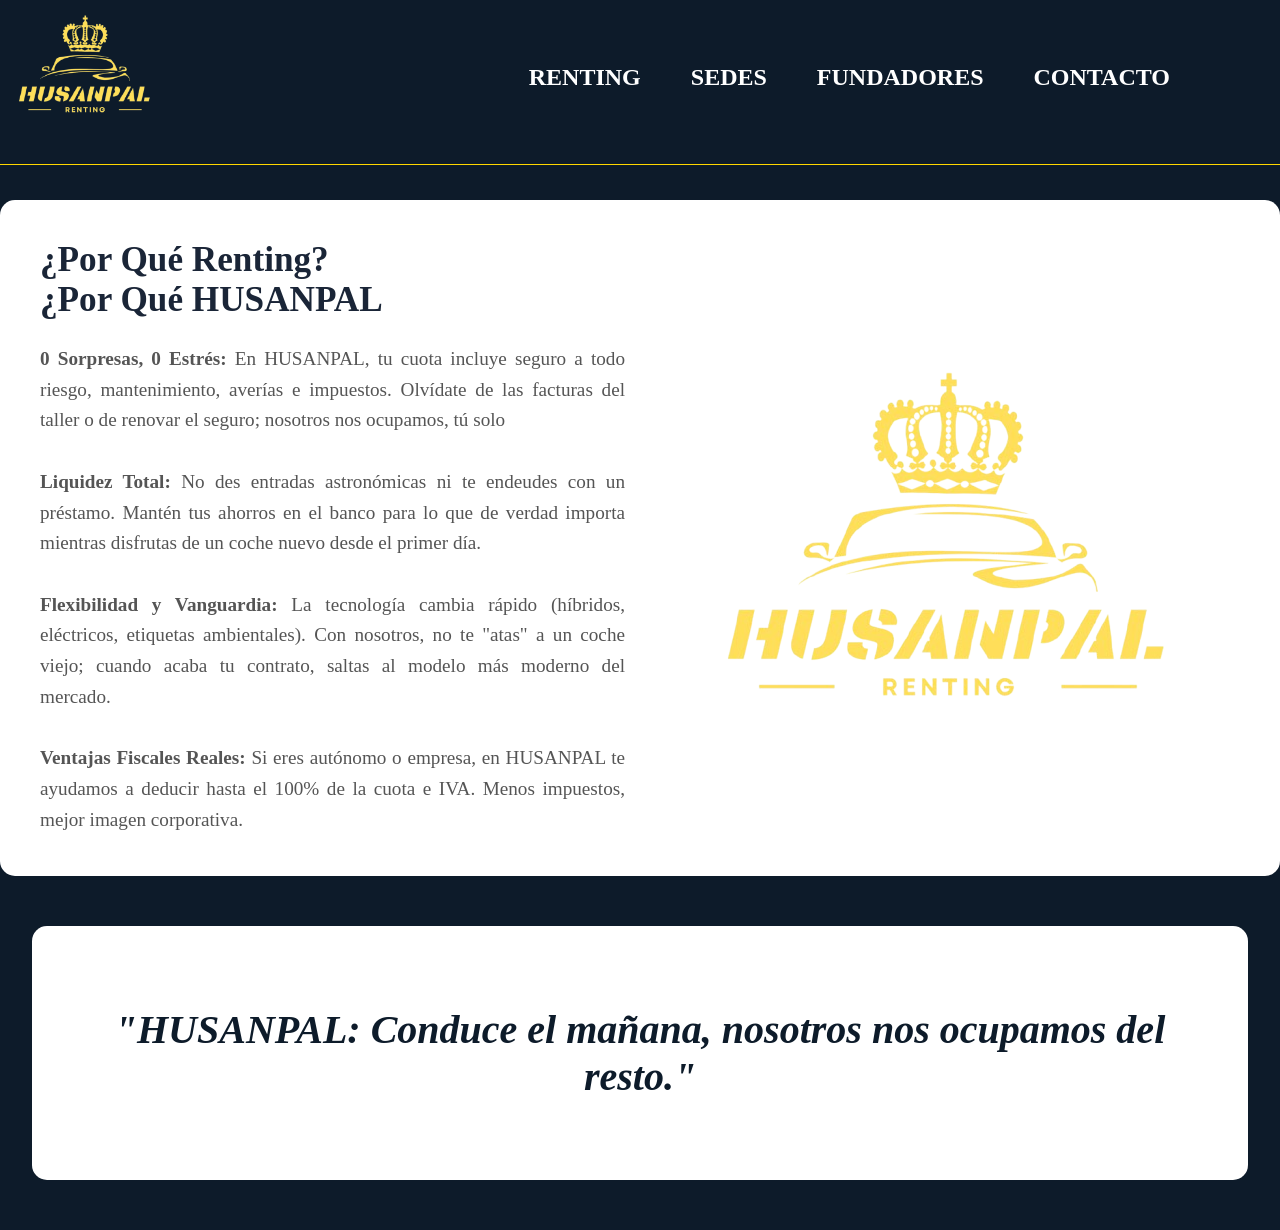
<file: webMarcas/index.html>
<!DOCTYPE html>
<html lang="en">
<head>
    <meta charset="UTF-8">
    <meta name="viewport" content="width=device-width, initial-scale=1.0">
    <title>HUSANPAL - Renting de Coches</title>
    <link rel="stylesheet" href="./style/style.css">
    <link rel="shortcut icon" href="img/logo.png" type="image/x-icon">
</head>
<body>
     <header>
        <a href="index.html"><img src="./img/logo.png" alt="logo" class="fotologo"></a>
            <ul class="navbar">
                <li><a href="./proyectos/renting.html">Renting</a></li>
                <li><a href="./proyectos/sedes.html">sedes</a></li>
                <li><a href="./proyectos/fundadores.html">Fundadores</a></li>
                <li><a href="./proyectos/contacto.html">Contacto</a></li>
            </ul>
        </header>
         <main class="indexrenting">
    <div class="contenedorrazones">
        <h1 class="h1contenedor">¿Por Qué Renting?<br>¿Por Qué HUSANPAL</h1>
        <p class="pcontenedor"><b>0 Sorpresas, 0 Estrés:</b> En HUSANPAL, tu cuota incluye seguro a todo riesgo, mantenimiento, averías e impuestos. Olvídate de las facturas del taller o de renovar el seguro; nosotros nos ocupamos, tú solo <br><br>
            <b>Liquidez Total:</b> No des entradas astronómicas ni te endeudes con un préstamo. Mantén tus ahorros en el banco para lo que de verdad importa mientras disfrutas de un coche nuevo desde el primer día. <br><br>
           <b>Flexibilidad y Vanguardia:</b>  La tecnología cambia rápido (híbridos, eléctricos, etiquetas ambientales). Con nosotros, no te "atas" a un coche viejo; cuando acaba tu contrato, saltas al modelo más moderno del mercado. <br><br>
           <b> Ventajas Fiscales Reales:</b> Si eres autónomo o empresa, en HUSANPAL te ayudamos a deducir hasta el 100% de la cuota e IVA. Menos impuestos, mejor imagen corporativa.</p>
    </div>

    <div class="image">
        <img src="./img/logo.png" alt="Programación" class="imgindex">
    </div>
</main>
<section class="seccion-slogan reveal">
    <div class="contenedor-slogan">
        <h2 class="texto-slogan">"HUSANPAL: Conduce el mañana, nosotros nos ocupamos del resto."</h2>
    </div>
</section>

<script>
    window.addEventListener('scroll', function() {
        var reveals = document.querySelectorAll('.reveal');
        for (var i = 0; i < reveals.length; i++) {
            var windowHeight = window.innerHeight;
            var revealTop = reveals[i].getBoundingClientRect().top;
            var revealPoint = 150; // Distancia para que aparezca

            if (revealTop < windowHeight - revealPoint) {
                reveals[i].classList.add('active');
            }
        }
    });
</script>
</body>
</html>
</file>
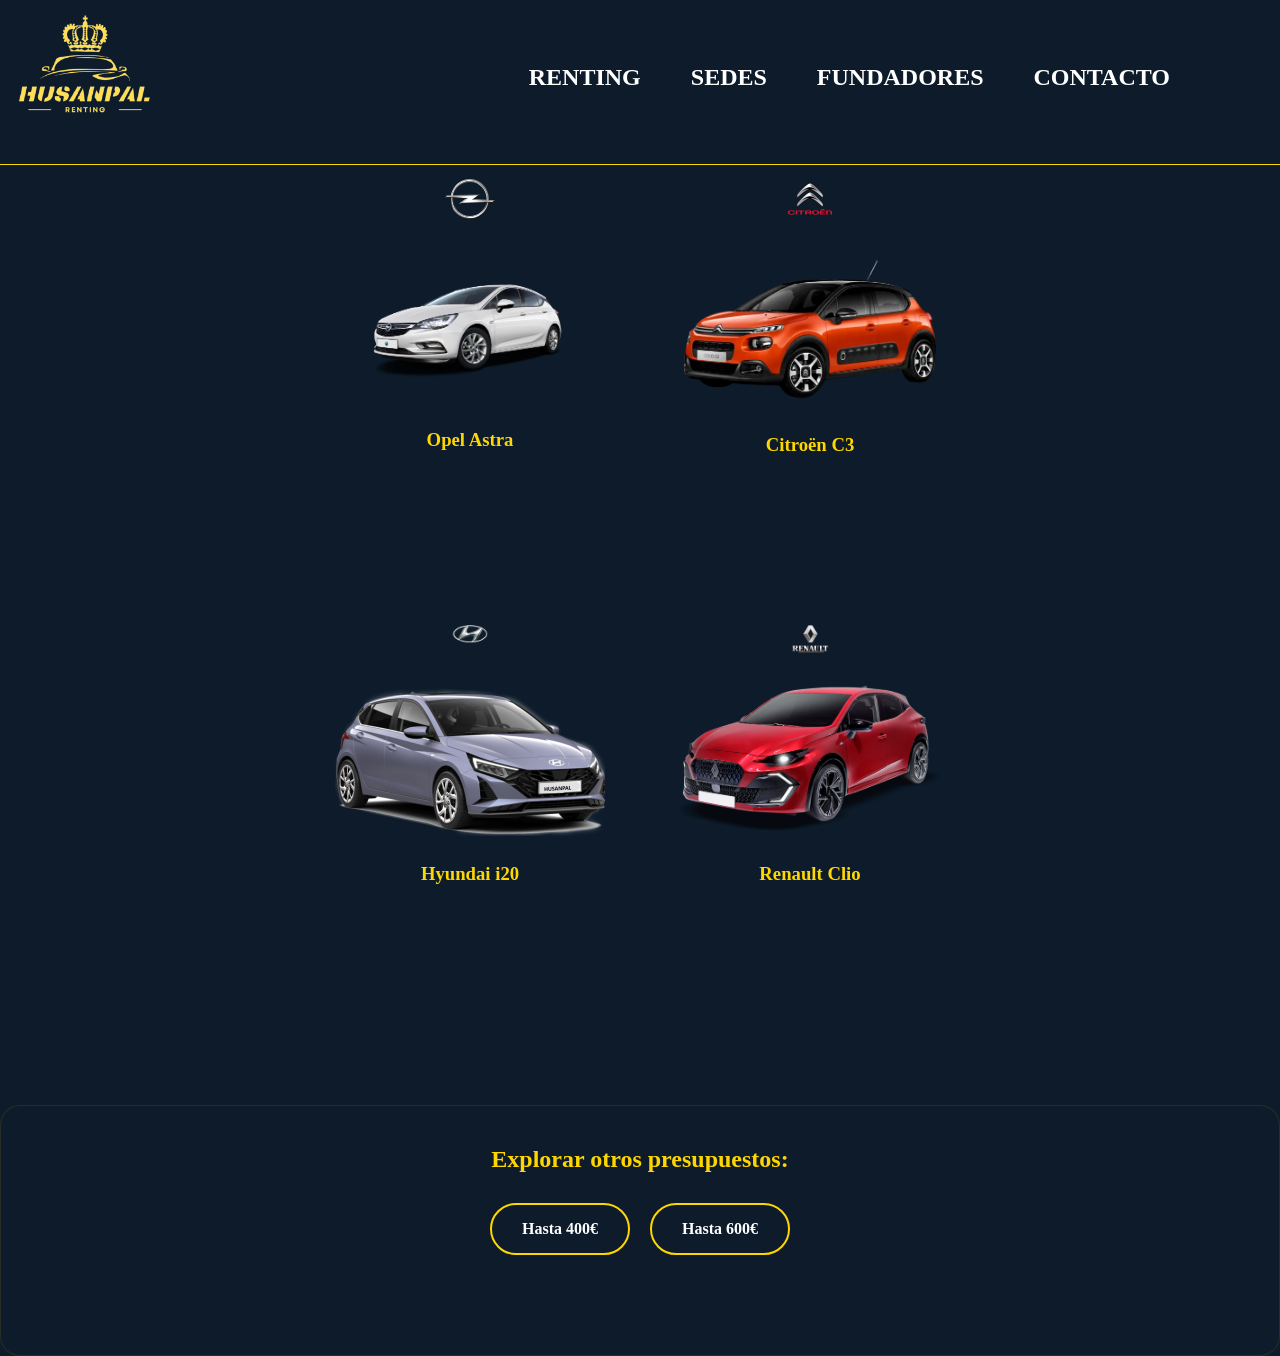
<file: webMarcas/proyectos/200.html>
<!DOCTYPE html>
<html lang="en">
<head>
    <meta charset="UTF-8">
    <meta name="viewport" content="width=device-width, initial-scale=1.0">
    <title>HUSANPAL - 200€</title>
    <link rel="stylesheet" href="../style/style.css">
    <link rel="shortcut icon" href="../img/logo.png" type="image/x-icon">
</head>
<body>
     <header>
        <a href="../index.html"><img src="../img/logo.png" alt="logo" class="fotologo"></a>
            <ul class="navbar">
                <li><a href="../proyectos/renting.html">Renting</a></li>
                <li><a href="../proyectos/sedes.html">sedes</a></li>
                <li><a href="../proyectos/fundadores.html">Fundadores</a></li>
                <li><a href="../proyectos/contacto.html">Contacto</a></li>
            </ul>
        </header>
        <!-- pagina 200€ -->
       <div class="main-wrapper">

    <h1 class="h1renting">Nuestros coches por 200€ al mes</h1>

    <div class="contenedor-flex">
        <div class="card">
            <div class="face front">
                <img src="../img/opel.svg" class="logo-card" alt="Logo">
                <img src="../img/opel-astra.png" class="coche-card" alt="Coche">
                <h3 class="h3renting">Opel Astra</h3>
            </div>
            <div class="face back">
                <h3>Características</h3>
                <p class="prenting">Motor: 1.2 Turbo L3<br>
                   Potencia: 130 CV<br>
                   Consumo: 5.4 L/100km<br>
                   Tracción: Delantera</p>
                <div class="link">
                    <a href="contacto.html" class="linkcontacto">Contactar</a>
                </div>
            </div>
        </div>

        <div class="card">
            <div class="face front">
                <img src="../img/citroen-logo.png" class="logo-card" alt="Logo">
                <img src="../img/citroen ce.webp" class="coche-card" alt="Coche">
                <h3 class="h3renting">Citroën C3</h3>
            </div>
            <div class="face back">
                <h3>Características</h3>
                <p class="prenting">Motor: 1.2 PureTech L3<br>
                   Potencia: 110 CV<br>
                   Consumo: 5.5 L/100km<br>
                   Tracción: Delantera</p>
                <div class="link">
                    <a href="contacto.html" class="linkcontacto">Contactar</a>
                </div>
            </div>
        </div>

        <div class="card">
            <div class="face front">
                <img src="../img/hyundai.png" class="logo-card" alt="Logo">
                <img src="../img/hyundai i20.png" class="coche-card" alt="Coche">
                <h3 class="h3renting">Hyundai i20</h3>
            </div>
            <div class="face back">
                <h3>Características</h3>
                <p class="prenting">Motor: 1.0 T-GDi MHEV<br>
                   Potencia: 100 CV<br>
                   Consumo: 5.1 L/100km<br>
                   Tracción: Delantera</p>
                <div class="link">
                    <a href="contacto.html" class="linkcontacto">Contactar</a>
                </div>
            </div>
        </div>

        <div class="card">
            <div class="face front">
                <img src="../img/renault.png" class="logo-card" alt="Logo">
                <img src="../img/renault clio.png" class="coche-card" alt="Coche">
                <h3 class="h3renting">Renault Clio</h3>
            </div>
            <div class="face back">
                <h3>Características</h3>
                <p class="prenting">Motor: 1.6 E-Tech Hybrid<br>
                   Potencia: 145 CV<br>
                   Consumo: 4.2 L/100km<br>
                   Tracción: Delantera</p>
                <div class="link">
                    <a href="contacto.html" class="linkcontacto">Contactar</a>
                </div>
            </div>
        </div>
    </div>
</div>
<div class="seccion-presupuesto">
    <h2 class="h2renting">Explorar otros presupuestos:</h2>
    <div class="contenedor-botones">
        <a href="400.html" class="boton-precio">Hasta 400€</a>
        <a href="600.html" class="boton-precio">Hasta 600€</a>
    </div>
</body>
</html>
</file>
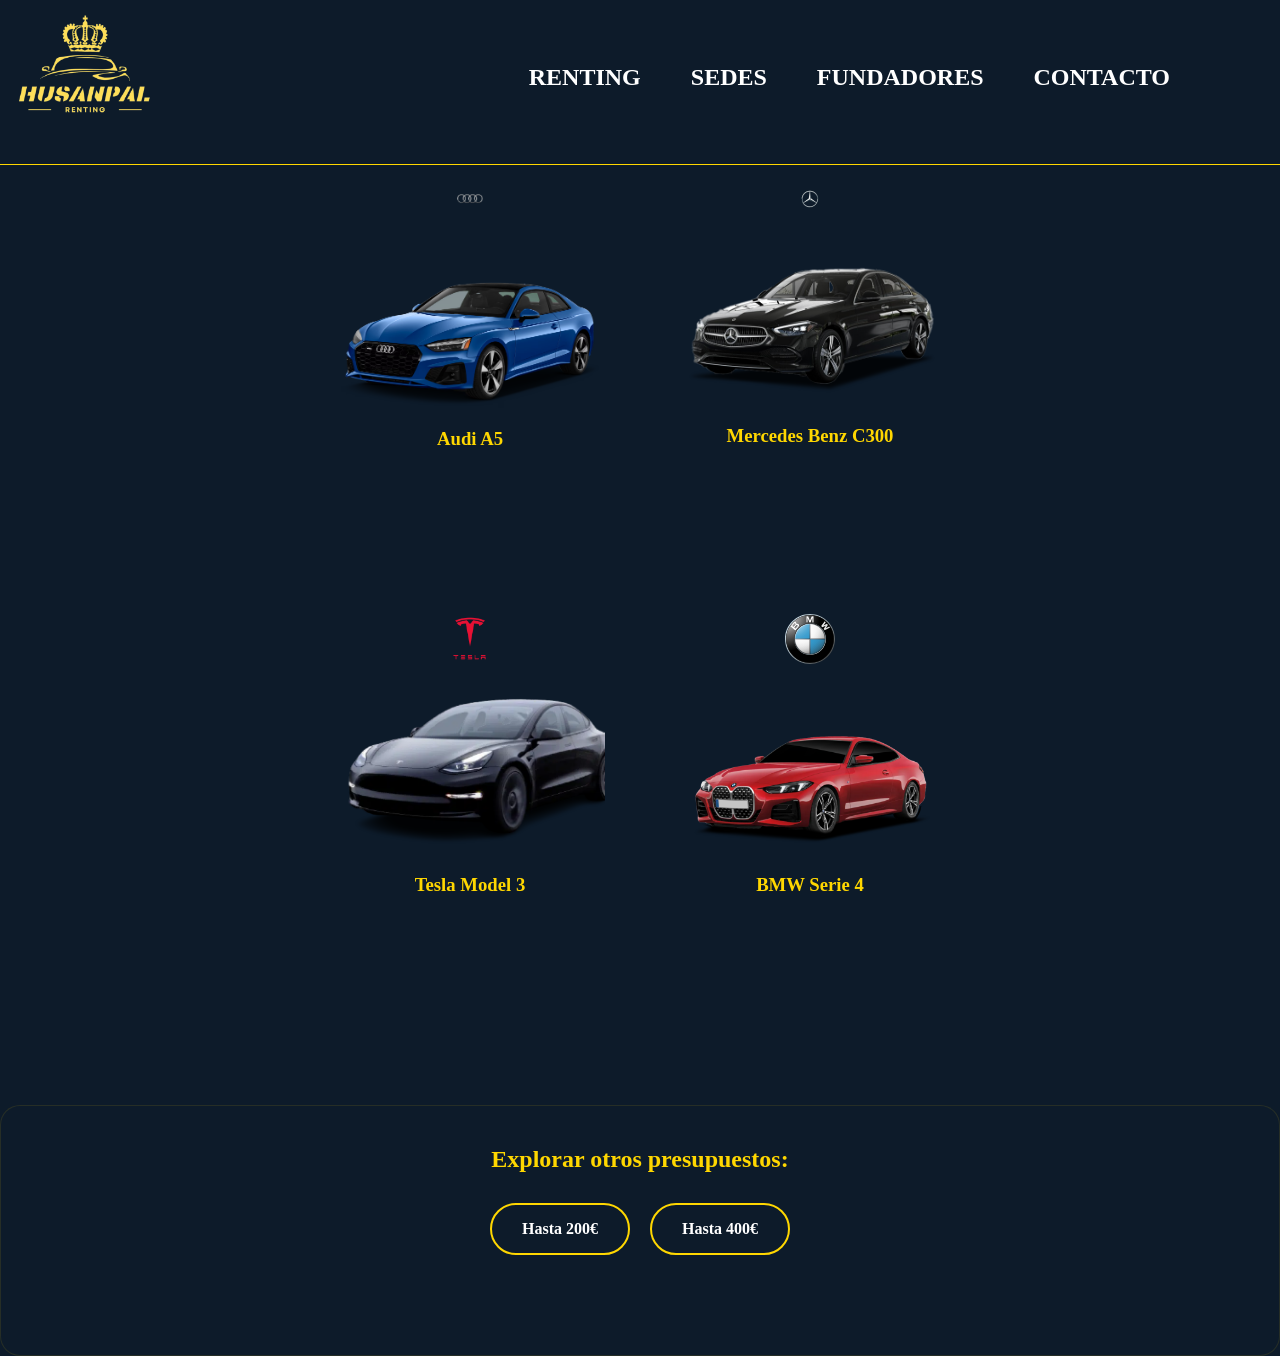
<file: webMarcas/proyectos/600.html>
<!DOCTYPE html>
<html lang="en">
<head>
    <meta charset="UTF-8">
    <meta name="viewport" content="width=device-width, initial-scale=1.0">
    <title>HUSANPAL - 600€</title>
    <link rel="stylesheet" href="../style/style.css">
    <link rel="shortcut icon" href="../img/logo.png" type="image/x-icon">
</head>
<body>
     <header>
        <a href="../index.html"><img src="../img/logo.png" alt="logo" class="fotologo"></a>
            <ul class="navbar">
                <li><a href="../proyectos/renting.html">Renting</a></li>
                <li><a href="../proyectos/sedes.html">sedes</a></li>
                <li><a href="../proyectos/fundadores.html">Fundadores</a></li>
                <li><a href="../proyectos/contacto.html">Contacto</a></li>
            </ul>
        </header>

<h1 class="h1renting">Nuestros coches por 600€ al mes</h1>

    <div class="contenedor-flex">
        <div class="card">
            <div class="face front">
                <img src="../img/audi.png" class="logo-card" alt="Logo">
                <img src="../img/audi-a5.avif" class="coche-card" alt="Coche">
                <h3 class="h3renting">Audi A5</h3>
            </div>
            <div class="face back">
                <h3>Características</h3>
                <p class="prenting">Motor: 2.0 TFSI Turbo<br>
                   Potencia: 265 CV<br>
                   Consumo: 6.9 L/100km<br>
                   Tracción: Total (quattro)</p>
                <div class="link">
                    <a href="contacto.html" class="linkcontacto">Contactar</a>
                </div>
            </div>
        </div>

        <div class="card">
            <div class="face front">
                <img src="../img/mercedes_logos_PNG1.png" class="logo-card" alt="Logo">
                <img src="../img/mercedes-clase-c.png" class="coche-card" alt="Coche">
                <h3 class="h3renting">Mercedes Benz C300</h3>
            </div>
            <div class="face back">
                <h3>Características</h3>
                <p class="prenting">Motor: 2.0 Turbo L4<br>
                   Potencia: 258 CV<br>
                   Consumo: 6.7 L/100km<br>
                   Tracción: Trasera</p>
                <div class="link">
                    <a href="contacto.html" class="linkcontacto">Contactar</a>
                </div>
            </div>
        </div>

        <div class="card">
            <div class="face front">
                <img src="../img/Tesla.png" class="logo-card" alt="Logo">
                <img src="../img/Model3.webp" class="coche-card" alt="Coche">
                <h3 class="h3renting">Tesla Model 3</h3>
            </div>
            <div class="face back">
                <h3>Características</h3>
                <p class="prenting">Motor: Eléctrico Dual Motor<br>
                   Potencia:  283 CV<br>
                   Autonomía: 513 km<br>
                   Tracción: Trasera</p>
                <div class="link">
                    <a href="contacto.html" class="linkcontacto">Contactar</a>
                </div>
            </div>
        </div>

        <div class="card">
            <div class="face front">
                <img src="../img/bmw-7.svg" class="logo-card" alt="Logo">
                <img src="../img/bmw-serie-4.png" class="coche-card" alt="Coche">
                <h3 class="h3renting">BMW Serie 4</h3>
            </div>
            <div class="face back">
                <h3>Características</h3>
                <p class="prenting">Motor: 2.0 TwinPower Turbo<br>
                   Potencia: 245 CV<br>
                   Consumo:  6.6L/100km<br>
                   Tracción: Trasera</p>
                <div class="link">
                    <a href="contacto.html" class="linkcontacto">Contactar</a>
                </div>
            </div>
        </div>
    </div>
</div>
<div class="seccion-presupuesto">
    <h2 class="h2renting">Explorar otros presupuestos:</h2>
    <div class="contenedor-botones">
        <a href="200.html" class="boton-precio">Hasta 200€</a>
        <a href="400.html" class="boton-precio">Hasta 400€</a>
    </div>

</body>
</html>
</file>
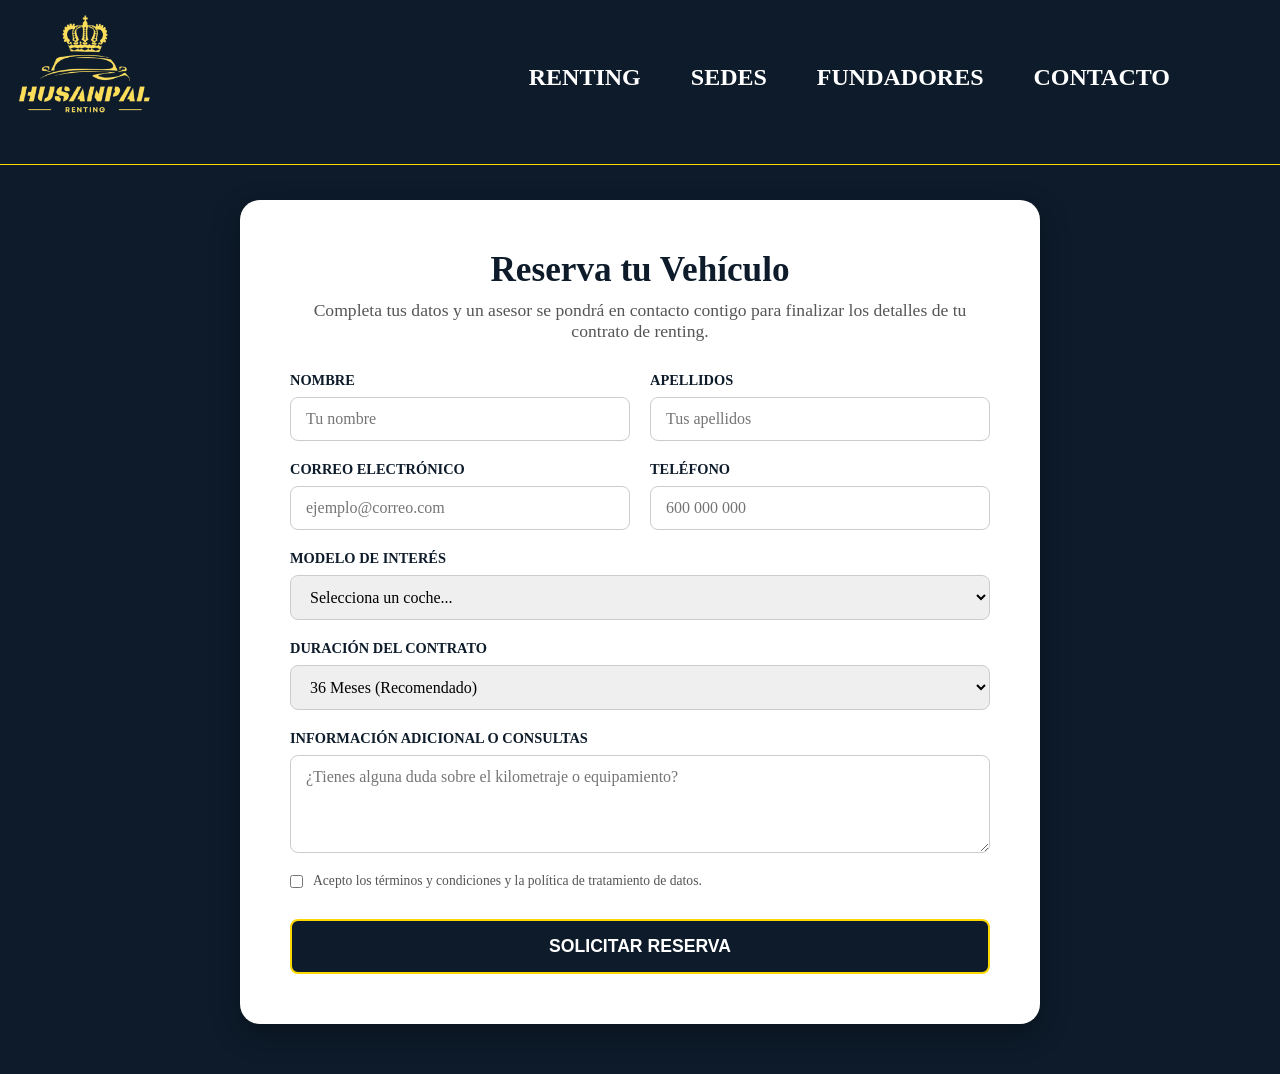
<file: webMarcas/proyectos/contacto.html>
<!DOCTYPE html>
<html lang="en">
<head>
    <meta charset="UTF-8">
    <meta name="viewport" content="width=device-width, initial-scale=1.0">
    <title>HUSANPAL - Reserva tu Renting</title>
    <link rel="stylesheet" href="../style/style.css">
    <link rel="shortcut icon" href="../img/logo.png" type="image/x-icon">
</head>
<body>
     <header>
        <a href="../index.html"><img src="../img/logo.png" alt="logo" class="fotologo"></a>
            <ul class="navbar">
                <li><a href="../proyectos/renting.html">Renting</a></li>
                <li><a href="../proyectos/sedes.html">sedes</a></li>
                <li><a href="../proyectos/fundadores.html">Fundadores</a></li>
                <li><a href="../proyectos/contacto.html">Contacto</a></li>
            </ul>
        </header>

    <main class="contacto-container">
        <section class="form-reserva-seccion">
            <div class="form-texto-encabezado">
                <h1 class="form-titulo">Reserva tu Vehículo</h1>
                <p class="form-subtitulo">Completa tus datos y un asesor se pondrá en contacto contigo para finalizar los detalles de tu contrato de renting.</p>
            </div>

            <form action="mailto:husanpal@husanpal.es" method="POST" class="form-reserva">
                <div class="form-grupo-fila">
                    <div class="form-campo">
                        <label for="nombre">Nombre</label>
                        <input type="text" id="nombre" name="nombre" placeholder="Tu nombre" required>
                    </div>
                    <div class="form-campo">
                        <label for="apellidos">Apellidos</label>
                        <input type="text" id="apellidos" name="apellidos" placeholder="Tus apellidos" required>
                    </div>
                </div>

                <div class="form-grupo-fila">
                    <div class="form-campo">
                        <label for="email">Correo Electrónico</label>
                        <input type="email" id="email" name="email" placeholder="ejemplo@correo.com" required>
                    </div>
                    <div class="form-campo">
                        <label for="telefono">Teléfono</label>
                        <input type="tel" id="telefono" name="telefono" placeholder="600 000 000" required>
                    </div>
                </div>

                <div class="form-campo">
                    <label for="coche">Modelo de Interés</label>
                    <select id="coche" name="coche" required>
                        <option value="" disabled selected>Selecciona un coche...</option>
                        <option value="200€">Opel Astra</option>
                        <option value="200€">Citroen C3</option>
                        <option value="200€">Hyundai I20</option>
                        <option value="200€">Renault Clio</option>

                        <option value="400€">Toyota Corolla</option>
                        <option value="400€">Ford Mondeo</option>
                        <option value="400€">Nissan Sentra</option>
                        <option value="400€">Volkswagen Golf GTI Mk8</option>

                        <option value="600€">Audi A5</option>
                        <option value="600€">Mercedes Benz C300</option>
                        <option value="600€">Tesla Model 3</option>
                        <option value="600€">BMW Serie 4</option>
                    </select>
                </div>

                <div class="form-campo">
                    <label for="duracion">Duración del Contrato</label>
                    <select id="duracion" name="duracion" required>
                        <option value="24">24 Meses</option>
                        <option value="36" selected>36 Meses (Recomendado)</option>
                        <option value="48">48 Meses</option>
                        <option value="60">60 Meses</option>
                    </select>
                </div>

                <div class="form-campo">
                    <label for="mensaje">Información Adicional o Consultas</label>
                    <textarea id="mensaje" name="mensaje" rows="4" placeholder="¿Tienes alguna duda sobre el kilometraje o equipamiento?"></textarea>
                </div>

                <div class="form-checkbox">
                    <input type="checkbox" id="privacidad" required>
                    <label for="privacidad">Acepto los términos y condiciones y la política de tratamiento de datos.</label>
                </div>

                <button type="submit" class="form-boton">SOLICITAR RESERVA</button>
            </form>
        </section>
    </main>
</body>
</html>
</file>
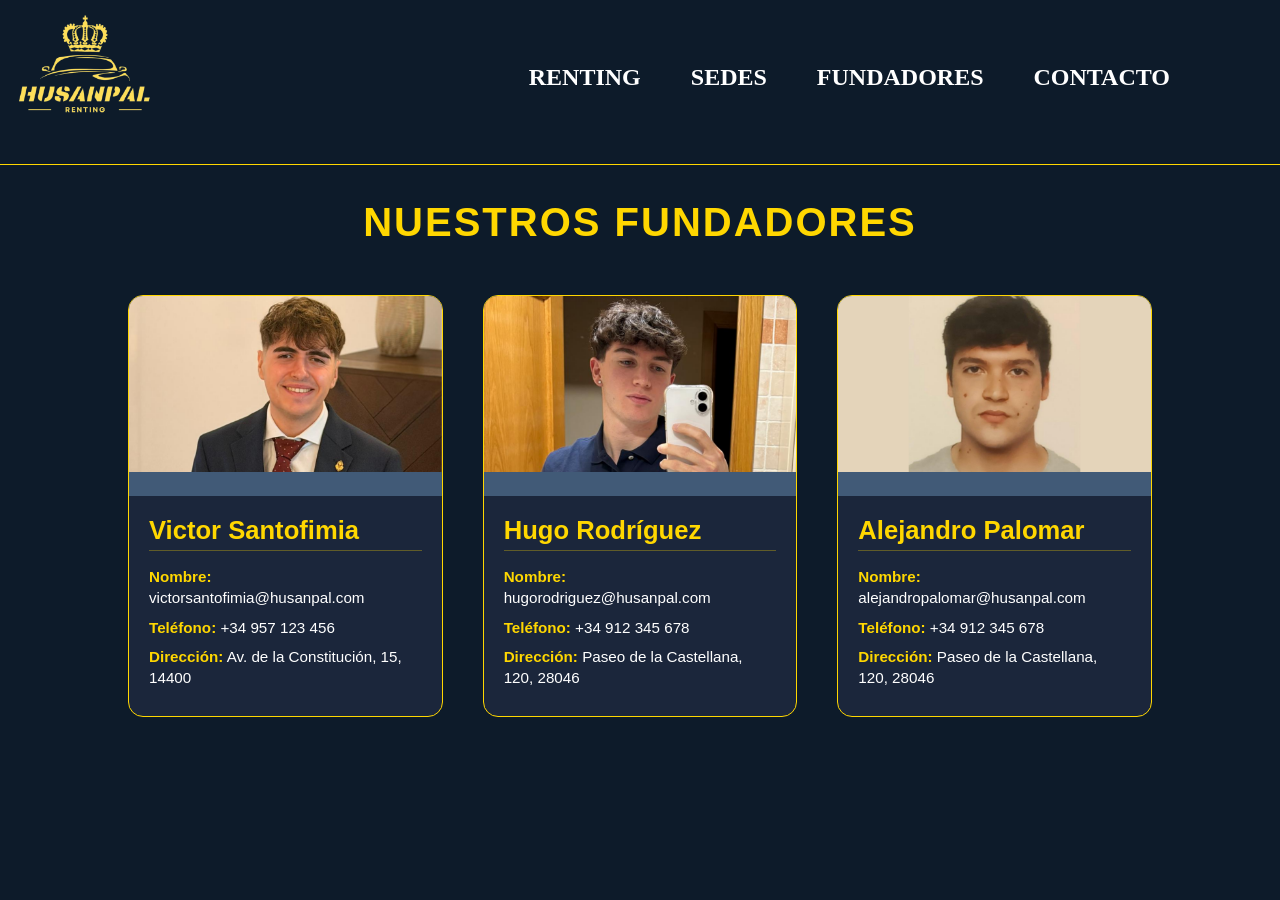
<file: webMarcas/proyectos/fundadores.html>
<!DOCTYPE html>
<html lang="en">
<head>
    <meta charset="UTF-8">
    <meta name="viewport" content="width=device-width, initial-scale=1.0">
    <title>HUSANPAL - Fundadores</title>
    <link rel="stylesheet" href="../style/style.css">
    <link rel="shortcut icon" href="../img/logo.png" type="image/x-icon">
</head>
<body>
     <header>
        <a href="../index.html"><img src="../img/logo.png" alt="logo" class="fotologo"></a>
            <ul class="navbar">
                <li><a href="../proyectos/renting.html">Renting</a></li>
                <li><a href="../proyectos/sedes.html">sedes</a></li>
                <li><a href="../proyectos/fundadores.html">Fundadores</a></li>
                <li><a href="../proyectos/contacto.html">Contacto</a></li>
            </ul>
        </header>

        <!-- parte de fundadores -->

    <main class="contenedor-sedes">
    <h1 class="titulo-seccion">Nuestros Fundadores</h1>

    <div class="grid-sedes">

        <section class="sede-card">
            <div class="foto-sede">
               <a href="https://victorsantofimia.github.io/LandingPage_VictorSantofimia/index.html" target="_blank"><img src="../img/victor.png" alt="" class="imgfundadores"></a>
            </div>
            <div class="info-sede">
                <h2 class="h2sedes">Victor Santofimia</h2>
                <p class="psedes"><strong class="strongsedes">Nombre:</strong> victorsantofimia@husanpal.com</p>
                <p class="psedes"><strong class="strongsedes">Teléfono:</strong> +34 957 123 456</p>
                <p class="psedes"><strong class="strongsedes">Dirección:</strong> Av. de la Constitución, 15, 14400</p>
            </div>
        </section>

        <section class="sede-card">
            <div class="foto-sede">
               <a href="https://hugorodriguez01.github.io/repositoriohtml/landingPage/" target="_blank"><img src="../img/hugo.png" alt="" class="imgfundadores"></a>
            </div>
            <div class="info-sede">
                <h2 class="h2sedes">Hugo Rodríguez</h2>
                <p class="psedes"><strong class="strongsedes">Nombre:</strong> hugorodriguez@husanpal.com</p>
                <p class="psedes"><strong class="strongsedes">Teléfono:</strong> +34 912 345 678</p>
                <p class="psedes"><strong class="strongsedes">Dirección:</strong> Paseo de la Castellana, 120, 28046</p>
            </div>
        </section>

       <section class="sede-card">
            <div class="foto-sede">
                 <a href="https://alexpalomar-design.github.io/landing-page-Alejandro-Palomar/" target="_blank"><img src="../img/palomar.png" alt="" class="imgfundadores"></a>
            </div>
            <div class="info-sede">
                <h2 class="h2sedes">Alejandro Palomar</h2>
                <p class="psedes"><strong class="strongsedes">Nombre:</strong> alejandropalomar@husanpal.com</p>
                <p class="psedes"><strong class="strongsedes">Teléfono:</strong> +34 912 345 678</p>
                <p class="psedes"><strong class="strongsedes">Dirección:</strong> Paseo de la Castellana, 120, 28046</p>
            </div>
        </section>
    </div>
</main>
    </body>
</html>
</file>
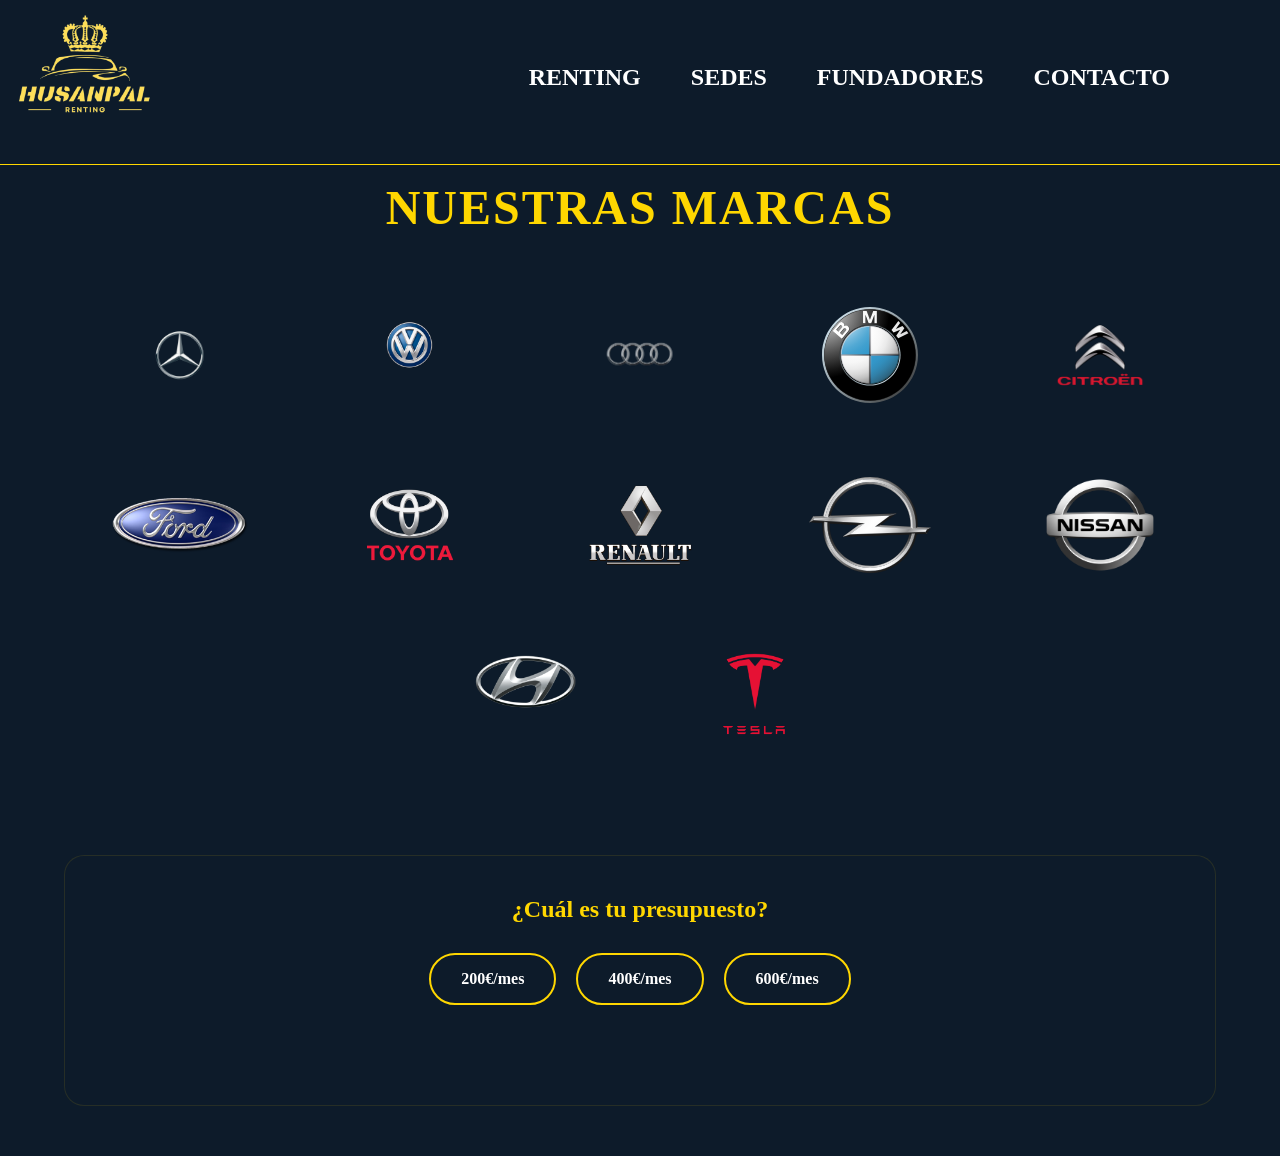
<file: webMarcas/proyectos/renting.html>
<!DOCTYPE html>
<html lang="en">
<head>
    <meta charset="UTF-8">
    <meta name="viewport" content="width=device-width, initial-scale=1.0">
    <title>HUSANPAL - Nuestras Marcas</title>
    <link rel="stylesheet" href="../style/style.css">
    <link rel="shortcut icon" href="../img/logo.png" type="image/x-icon">
</head>
<body>
     <header>
        <a href="../index.html"><img src="../img/logo.png" alt="logo" class="fotologo"></a>
            <ul class="navbar">
                <li><a href="../proyectos/renting.html">Renting</a></li>
                <li><a href="../proyectos/sedes.html">sedes</a></li>
                <li><a href="../proyectos/fundadores.html">Fundadores</a></li>
                <li><a href="../proyectos/contacto.html">Contacto</a></li>
            </ul>
        </header>
<!-- pagina renting -->
    <main class="contenedor-marcas">
        <h1 class="h1renting">Nuestras marcas</h1>
        
        <div class="grid-logos">
            <a class="logosrenting" href="600.html"><img src="../img/mercedes_logos_PNG1.png" alt="Mercedes"></a>
            <a class="logosrenting" href="400.html"><img src="../img/vw.png" alt="VW"></a>
            <a class="logosrenting" href="600.html"><img src="../img/audi.png" alt="Audi"></a>
            <a class="logosrenting" href="600.html"><img src="../img/bmw-7.svg" alt="BMW"></a>
            <a class="logosrenting" href="200.html"><img src="../img/citroen-logo.png" alt="Citroen"></a>
            <a class="logosrenting" href="400.html"><img src="../img/ford.png" alt="Ford"></a>
            <a class="logosrenting" href="400.html"><img src="../img/toyota.png" alt="Toyota"></a>
            <a class="logosrenting" href="200.html"><img src="../img/renault.png" alt="Renault"></a>
            <a class="logosrenting" href="200.html"><img src="../img/opel.svg" alt="Opel"></a>
            <a class="logosrenting" href="400.html"><img src="../img/nissan.png" alt="Nissan"></a>
            <a class="logosrenting" href="200.html"><img src="../img/hyundai.png" alt="Hyundai"></a>
            <a class="logosrenting" href="600.html"><img src="../img/Tesla.png" alt="Tesla"></a>
        </div>

        <section class="seccion-presupuesto">
            <h2 class="h2renting">¿Cuál es tu presupuesto?</h2>
            <div class="contenedor-botones">
                <a href="200.html" class="boton-precio">200€/mes</a>
                <a href="400.html" class="boton-precio">400€/mes</a>
                <a href="600.html" class="boton-precio">600€/mes</a>
            </div>
        </section>
    </main>
</body>
</html>
</file>
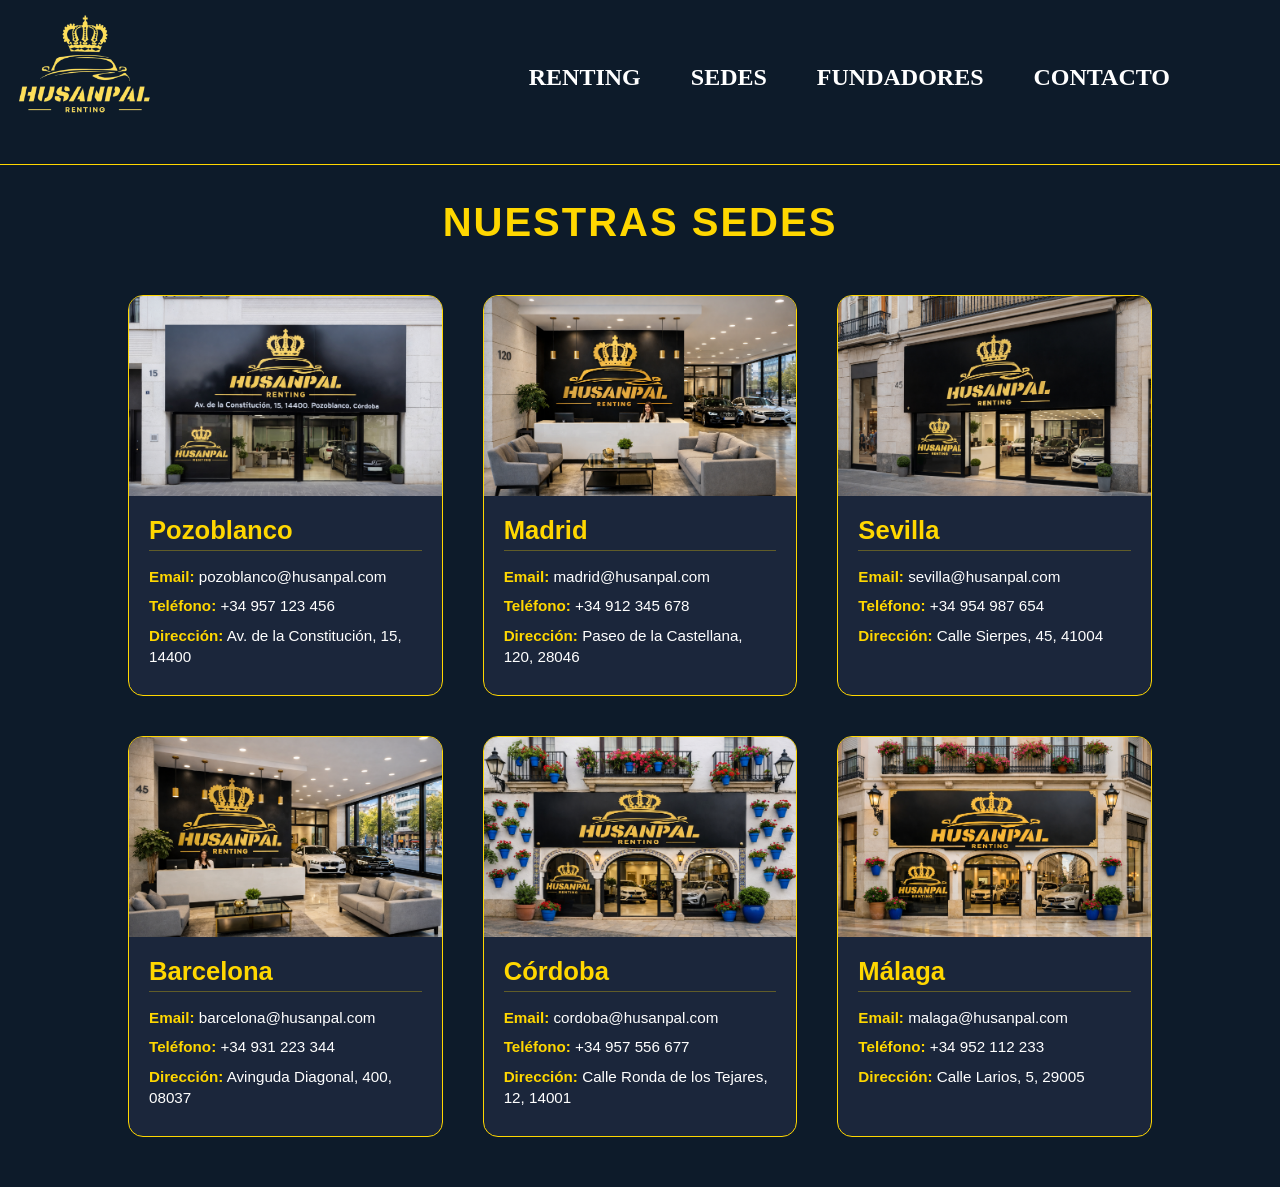
<file: webMarcas/proyectos/sedes.html>
<!DOCTYPE html>
<html lang="en">
<head>
    <meta charset="UTF-8">
    <meta name="viewport" content="width=device-width, initial-scale=1.0">
    <title>HUSANPAL - Sedes</title>
    <link rel="stylesheet" href="../style/style.css">
    <link rel="shortcut icon" href="../img/logo.png" type="image/x-icon">
</head>
<body>
     <header>
        <a href="../index.html"><img src="../img/logo.png" alt="logo" class="fotologo"></a>
            <ul class="navbar">
                <li><a href="../proyectos/renting.html">Renting</a></li>
                <li><a href="../proyectos/sedes.html">sedes</a></li>
                <li><a href="../proyectos/fundadores.html">Fundadores</a></li>
                <li><a href="../proyectos/contacto.html">Contacto</a></li>
            </ul>
        </header>

        <!-- parte de sedes -->

    <main class="contenedor-sedes">
    <h1 class="titulo-seccion">Nuestras Sedes</h1>

    <div class="grid-sedes">
        <section class="sede-card">
            <div class="foto-sede">
                <img src="../img/husanpalpozoblanco.png" alt="Sede Pozoblanco" class="imgsedes">
            </div>
            <div class="info-sede">
                <h2 class="h2sedes">Pozoblanco</h2>
                <p class="psedes"><strong class="strongsedes">Email:</strong> pozoblanco@husanpal.com</p>
                <p class="psedes"><strong class="strongsedes">Teléfono:</strong> +34 957 123 456</p>
                <p class="psedes"><strong class="strongsedes">Dirección:</strong> Av. de la Constitución, 15, 14400</p>
            </div>
        </section>

        <section class="sede-card">
            <div class="foto-sede">
                <img src="../img/husanpalmadrid.png" alt="Sede Madrid" class="imgsedes">
            </div>
            <div class="info-sede">
                <h2 class="h2sedes">Madrid</h2>
                <p class="psedes"><strong class="strongsedes">Email:</strong> madrid@husanpal.com</p>
                <p class="psedes"><strong class="strongsedes">Teléfono:</strong> +34 912 345 678</p>
                <p class="psedes"><strong class="strongsedes">Dirección:</strong> Paseo de la Castellana, 120, 28046</p>
            </div>
        </section>

        <section class="sede-card">
            <div class="foto-sede">
                <img src="../img/husanpalsevilla.png" alt="Sede Sevilla" class="imgsedes">
            </div>
            <div class="info-sede">
                <h2 class="h2sedes">Sevilla</h2>
                <p class="psedes"><strong class="strongsedes">Email:</strong> sevilla@husanpal.com</p>
                <p class="psedes"><strong class="strongsedes">Teléfono:</strong> +34 954 987 654</p>
                <p class="psedes"><strong class="strongsedes">Dirección:</strong> Calle Sierpes, 45, 41004</p>
            </div>
        </section>

        <section class="sede-card">
            <div class="foto-sede">
                <img src="../img/husanpalbarcelona.png" alt="Sede Barcelona" class="imgsedes">
            </div>
            <div class="info-sede">
                <h2 class="h2sedes">Barcelona</h2>
                <p class="psedes"><strong class="strongsedes">Email:</strong> barcelona@husanpal.com</p>
                <p class="psedes"><strong class="strongsedes">Teléfono:</strong> +34 931 223 344</p>
                <p class="psedes"><strong class="strongsedes">Dirección:</strong> Avinguda Diagonal, 400, 08037</p>
            </div>
        </section>

        <section class="sede-card">
            <div class="foto-sede">
                <img src="../img/husanpalcordoba.png" alt="Sede Córdoba" class="imgsedes">
            </div>
            <div class="info-sede">
                <h2 class="h2sedes">Córdoba</h2>
                <p class="psedes"><strong class="strongsedes">Email:</strong> cordoba@husanpal.com</p>
                <p class="psedes"><strong class="strongsedes">Teléfono:</strong> +34 957 556 677</p>
                <p class="psedes"><strong class="strongsedes">Dirección:</strong> Calle Ronda de los Tejares, 12, 14001</p>
            </div>
        </section>

        <section class="sede-card">
            <div class="foto-sede">
                <img src="../img/husanpalmalaga.png" alt="Sede Málaga" class="imgsedes">
            </div>
            <div class="info-sede">
                <h2 class="h2sedes">Málaga</h2>
                <p class="psedes"><strong class="strongsedes">Email:</strong> malaga@husanpal.com</p>
                <p class="psedes"><strong class="strongsedes">Teléfono:</strong> +34 952 112 233</p>
                <p class="psedes"><strong class="strongsedes">Dirección:</strong> Calle Larios, 5, 29005</p>
            </div>
        </section>
    </div>
</main>
    </body>
</html>
</file>
<file: webMarcas/style/style.css>
*{
    margin: 0px;
    padding: 0px;
    box-sizing: border-box;
}
body{
    background-color: #0D1B2A;
}
.fotologo{
    width: 150px;
    margin-top: -30px;
    margin-left: -90px;
}
header {
    position: fixed; /* Cambiado de absolute a fixed */
    top: 0;
    left: 0;
    width: 100%;
    padding: 20px 100px;
    display: flex;
    justify-content: space-between;
    align-items: center;
    border-bottom: solid gold 0.5px;
    background-color: #0D1B2A; /* Añadimos fondo para que no se vea transparente al hacer scroll */
    z-index: 1000; /* Asegura que el menú siempre esté por encima de todo */
}
header .logo{
    color: white;
    font-size: 1.5em;
    text-decoration: none;
    text-transform: uppercase;
    background: rgb(137, 66, 188);
    border-radius: 5px;
    padding: 0 10px;
    font-weight: 600;
}
header .logo:hover{
    color: rgb(137, 66, 188);
    background: white;
    transition: 1s;
}
header .navbar{
    position: relative;
    display: flex;
}
header .navbar li{
    list-style: none;
    margin-left: 30px;
    margin-top: -10px;
}
header .navbar li a{
    text-decoration: none;
    color: white;
    font-weight: 600;
    padding: 10px;
    transition: 0.3s;
    font-size: 1.5em;
    text-transform: uppercase;
}
header .navbar li a:hover{
    border-bottom: 3px solid gold;
    padding: 2px;
}
/*-----------------------------*/
.indexrenting {
    background-color: white;
    width: 100%;
    min-height: 70vh; 
    display: flex; 
    align-items: center; 
    justify-content: space-between; 
    padding: 40px;
    border-radius: 15px;
    margin-top: 200px; 
    overflow: hidden; 
}
.contenedorrazones {
    flex: 1; /* Ocupa el espacio disponible */
    padding-right: 30px;
    display: flex;
    flex-direction: column; /* Apila el H1 y el P uno sobre otro */
    justify-content: center;
}
.contenedorrazones .h1contenedor {
    font-size: 2.2rem;
    color: #1a2537; 
    text-align: left; 
    margin-bottom: 1.5rem;
    font-weight: 800;
}
.contenedorrazones .pcontenedor {
    font-size: 1.2rem;
    color: #555; 
    text-align: justify; 
    line-height: 1.6;
}
.image {
    flex: 1; /* Ocupa el mismo espacio que el texto */
    display: flex;
    justify-content: center;
    align-items: center;
}
.imgindex {
    max-width: 100%;
    height: auto;
    max-height: 60vh;
    border-radius: 10px;
    object-fit: cover; 
}
/*script*/
/* Estilos para el nuevo recuadro blanco */
.seccion-slogan {
    background-color: white;
    width: 95%; /* Un poco más estrecho para que se vea el fondo oscuro de los lados */
    margin: 50px auto; /* Centrado y con separación arriba/abajo */
    padding: 80px 40px;
    border-radius: 15px;
    display: flex;
    justify-content: center;
    align-items: center;
    text-align: center;
}

.texto-slogan {
    font-size: 2.5rem;
    color: #0D1B2A;
    font-style: italic;
    font-weight: 700;
}

/* --- ESTADOS DEL EFECTO VISUAL --- */
.reveal {
    position: relative;
    transform: translateY(100px); /* Empieza 100px más abajo */
    opacity: 0;                   /* Empieza invisible */
    transition: all 1.5s ease;    /* Velocidad de la transición */
}

.reveal.active {
    transform: translateY(0px);   /* Sube a su posición original */
    opacity: 1;                   /* Se vuelve visible */
}

/*contacto*/
/* --- ESTILOS PÁGINA DE CONTACTO --- */

.contacto-container {
    display: flex;
    justify-content: center;
    align-items: center;
    padding: 50px 20px;
    margin-top: 150px; /* Ajuste para el header fijo */
}

.form-reserva-seccion {
    background-color: white;
    width: 100%;
    max-width: 800px;
    padding: 50px;
    border-radius: 20px;
    box-shadow: 0px 10px 30px rgba(0, 0, 0, 0.3);
}

.form-texto-encabezado {
    text-align: center;
    margin-bottom: 30px;
}

.form-titulo {
    color: #0D1B2A;
    font-size: 2.2rem;
    font-weight: 800;
    margin-bottom: 10px;
}

.form-subtitulo {
    color: #555;
    font-size: 1.1rem;
}

/* Estructura del Formulario */
.form-reserva {
    display: flex;
    flex-direction: column;
    gap: 20px;
}

.form-grupo-fila {
    display: flex;
    gap: 20px;
}

.form-campo {
    flex: 1;
    display: flex;
    flex-direction: column;
    gap: 8px;
}

.form-campo label {
    color: #0D1B2A;
    font-weight: 700;
    font-size: 0.9rem;
    text-transform: uppercase;
}

.form-campo input, 
.form-campo select, 
.form-campo textarea {
    padding: 12px 15px;
    border: 1px solid #ccc;
    border-radius: 8px;
    font-family: inherit;
    font-size: 1rem;
    outline: none;
    transition: 0.3s;
}

.form-campo input:focus, 
.form-campo select:focus, 
.form-campo textarea:focus {
    border-color: gold;
    box-shadow: 0 0 5px rgba(255, 215, 0, 0.5);
}

/* Estilo del Botón */
.form-boton {
    background-color: #0D1B2A;
    color: white;
    padding: 15px;
    border: 2px solid gold;
    border-radius: 8px;
    font-weight: 800;
    font-size: 1.1rem;
    cursor: pointer;
    transition: 0.4s;
    margin-top: 10px;
}

.form-boton:hover {
    background-color: gold;
    color: #0D1B2A;
}

.form-checkbox {
    display: flex;
    align-items: center;
    gap: 10px;
    font-size: 0.85rem;
    color: #555;
}
/*SEDES*/
.contenedor-sedes {
    padding: 150px 10% 50px 10%;
    min-height: 100vh;
    font-family: Arial, sans-serif;
}
.titulo-seccion {
    color: gold;
    text-align: center;
    font-size: 2.5em;
    margin-top: 50px;
    margin-bottom: 50px;
    text-transform: uppercase;
    letter-spacing: 2px;
}
/*Grid que organiza las tarjetas: 3 columnas en pantallas grandes, 1 en teléfono*/
.grid-sedes {
    display: grid;
    grid-template-columns: repeat(auto-fit, minmax(300px, 1fr));
    gap: 40px;
}
/*Estilo de cada bloque de sede*/
.sede-card {
    background-color: #1B263B;
    border: 1px solid gold;
    border-radius: 15px;
    overflow: hidden; /*Para que la foto respete el borde redondeado*/
    transition: transform 0.4s ease, box-shadow 0.4s ease;
}
.sede-card:hover {
    transform: translateY(-10px);
    box-shadow: 0px 10px 20px rgba(212, 175, 55, 0.3); 
}
/*Contenedor de la foto: Todos el mismo tamaño y forma*/
.foto-sede {
    width: 100%;
    height: 200px;
    background-color: #415A77;
    overflow: hidden;
}
.imgfundadores{
    width: 100%;
}
.foto-sede .imgsedes {
    width: 100%;
    height: 100%;
    object-fit: cover; 
}

.info-sede {
    padding: 20px;
    color: white;
}
.info-sede .h2sedes {
    color: gold;
    margin-bottom: 15px;
    font-size: 1.6em;
    border-bottom: 1px solid rgba(255, 215, 0, 0.3);
    padding-bottom: 5px;
}
.info-sede .psedes {
    margin: 8px 0;
    font-size: 0.95em;
    line-height: 1.4;
}
.info-sede .strongsedes {
    color: gold;
    font-weight: 600;
}

/* --- CONFIGURACIÓN DE LA PÁGINA RENTING --- */

.contenedor-marcas {
    width: 90%;
    max-width: 1200px;
    margin: 180px auto 50px auto; 
    text-align: center;
}

.h1renting {
    color: gold;
    font-size: 3rem;
    font-weight: 800;
    margin-bottom: 40px;
    text-transform: uppercase;
    letter-spacing: 2px;
}
.h2renting{
    color: gold;
    margin-bottom: 30px;
}

/* El contenedor principal de los logos */
.grid-logos {
    display: flex;
    flex-wrap: wrap;
    justify-content: center;
    align-items: center;
    gap: 50px; /* Espacio entre logos */
    padding: 20px;
}

/* Estilo para cada enlace de logo */
.logosrenting {
    display: flex;
    justify-content: center;
    align-items: center;
    width: 180px;  /* Ancho uniforme para todos los logos */
    height: 120px; /* Alto uniforme */
    border-radius: 10px;
    transition: transform 0.3s ease, background 0.3s;
}

/* Estilo para la imagen dentro del enlace */
.logosrenting img {
    max-width: 80%;
    max-height: 80%;
    object-fit: contain; /* Evita que se estiren o se corten */
    transition: 0.3s;
}

.logosrenting:hover {
    transform: translateY(-10px); /* Efecto de flotado */
    background-color: rgba(255, 255, 255, 0.1);
}

/* --- BOTONES DE PRESUPUESTO --- */

.seccion-presupuesto {
    margin-top: 80px;
    padding: 40px;
    background-color: rgba(255, 255, 255, 0.03);
    border-radius: 20px;
    border: 1px solid rgba(255, 215, 0, 0.1);
}

.contenedor-botones {
    display: flex;
    justify-content: center;
    gap: 20px;
    margin-top: 30px;
}

.boton-precio {
    display: inline-block;
    padding: 15px 30px;
    background-color: transparent;
    color: white;
    border: 2px solid gold;
    text-decoration: none;
    border-radius: 50px;
    font-weight: bold;
    transition: 0.3s;
}

.boton-precio:hover {
    background-color: gold;
    color: #0D1B2A;
    box-shadow: 0 0 20px rgba(255, 215, 0, 0.4);
}

/* Contenedor principal de la carta */
.card {
    position: relative;
    width: 300px;
    height: 400px;
    transform-style: preserve-3d;
    transition: transform 0.8s ease;
    cursor: pointer;
    margin: 20px;
}

/* El giro */
.card:hover {
    transform: rotateY(180deg);
}

/* Estilo común para ambas caras */
.face {
    position: absolute;
    width: 100%;
    height: 100%;
    backface-visibility: hidden; /* Oculta la cara que queda detrás */
    border-radius: 10px;
    overflow: hidden;
    display: flex;
    flex-direction: column;
    align-items: center;
    justify-content: center;
    padding: 15px;
    box-sizing: border-box;
}


.logo-card {
    width: 50px;       /* Logo pequeñito arriba */
    height: auto;
    margin-bottom: 15px;
}

.coche-card {
    width: 100%;       /* Foto del coche ajustada */
    height: 180px;
    object-fit: cover; /* Recorta la foto para que no se deforme */
    border-radius: 5px;
}

.face.front .h3renting {
    margin-top: 15px;
    color: gold;
}

/* --- CARA TRASERA --- */
.face.back {
    background-color: #0f1a24;
    color: white;
    transform: rotateY(180deg);
    border: 2px solid gold;
    text-align: center;
}

.face.back .prenting {
    font-size: 0.9rem;
    line-height: 1.6;
    margin: 15px 0;
}

/* El link corregido */
.link .linkcontacto {
    color: gold;
    text-decoration: none;
    font-weight: bold;
    border: 1px solid gold;
    padding: 8px 15px;
    border-radius: 5px;
    transition: 0.3s;
}

.link .linkcontacto:hover {
    background-color: gold;
    color: black;
}

.contenedor-flex {
    display: flex;
    flex-wrap: wrap;         
    justify-content: center; 
    max-width: 700px;        
    margin: 0 auto;          
    padding-bottom: 50px;
}
.boton-precio.active {
        border-color: gold;
        color: white;
        background-color: #334155;
    }
    .seccion-presupuesto {
    width: 100%; 
    display: block; 
    padding-bottom: 100px; 
    text-align: center;
    background-color: #0D1B2A;
}

/* Responsivo para móviles */
@media (max-width: 600px) {
    .form-grupo-fila {
        flex-direction: column;
        gap: 20px;
    }
    
    .form-reserva-seccion {
        padding: 30px 20px;
    }
}
</file>
